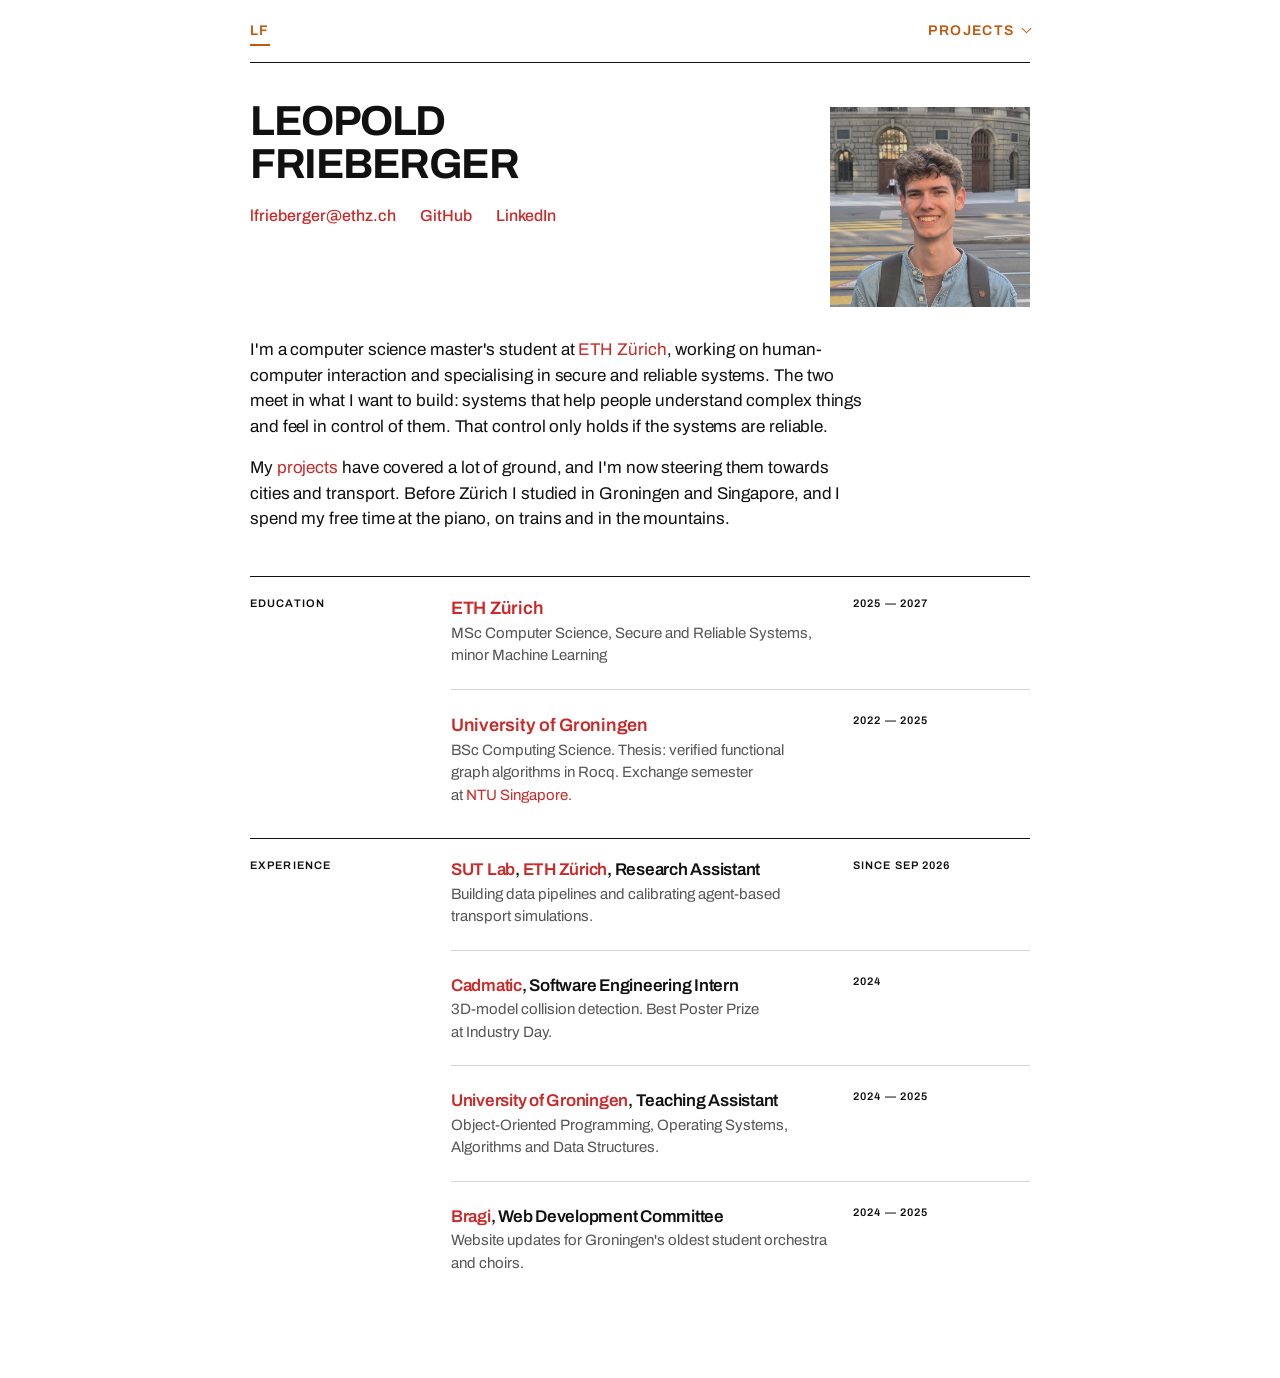
<file: index.html>
<!doctype html>
<html lang="en">
  <head>
    <meta charset="UTF-8" />
    <meta name="viewport" content="width=device-width, initial-scale=1" />
    <title>Leopold Frieberger</title>
    <meta
      name="description"
      content="Leopold Frieberger, computer science master's student at ETH Zürich, working on human-computer interaction and secure and reliable systems."
    />
    <link rel="icon" href="/favicon.svg" type="image/svg+xml" />
    <meta property="og:type" content="website" />
    <meta property="og:url" content="https://lfrieberger.github.io/" />
    <meta property="og:title" content="Leopold Frieberger" />
    <meta property="og:description" content="Leopold Frieberger, computer science master's student at ETH Zürich, working on human-computer interaction and secure and reliable systems." />
    <meta property="og:image" content="https://lfrieberger.github.io/images/portrait.jpg" />
    <script type="application/ld+json">
      {
        "@context": "https://schema.org",
        "@type": "Person",
        "name": "Leopold Frieberger",
        "url": "https://lfrieberger.github.io/",
        "image": "https://lfrieberger.github.io/images/portrait.jpg",
        "affiliation": {
          "@type": "CollegeOrUniversity",
          "name": "ETH Zürich",
          "url": "https://ethz.ch/en.html"
        },
        "sameAs": [
          "https://github.com/lfrieberger",
          "https://www.linkedin.com/in/leopold-frieberger-8560512b8"
        ]
      }
    </script>
    <script type="module" crossorigin src="/assets/home-DwInGA4A.js"></script>
    <link rel="modulepreload" crossorigin href="/assets/styles-D1bQKtf4.js">
    <link rel="stylesheet" crossorigin href="/assets/styles-8EAWqryE.css">
  </head>
  <body>
    <div id="root"></div>
  </body>
</html>
</file>
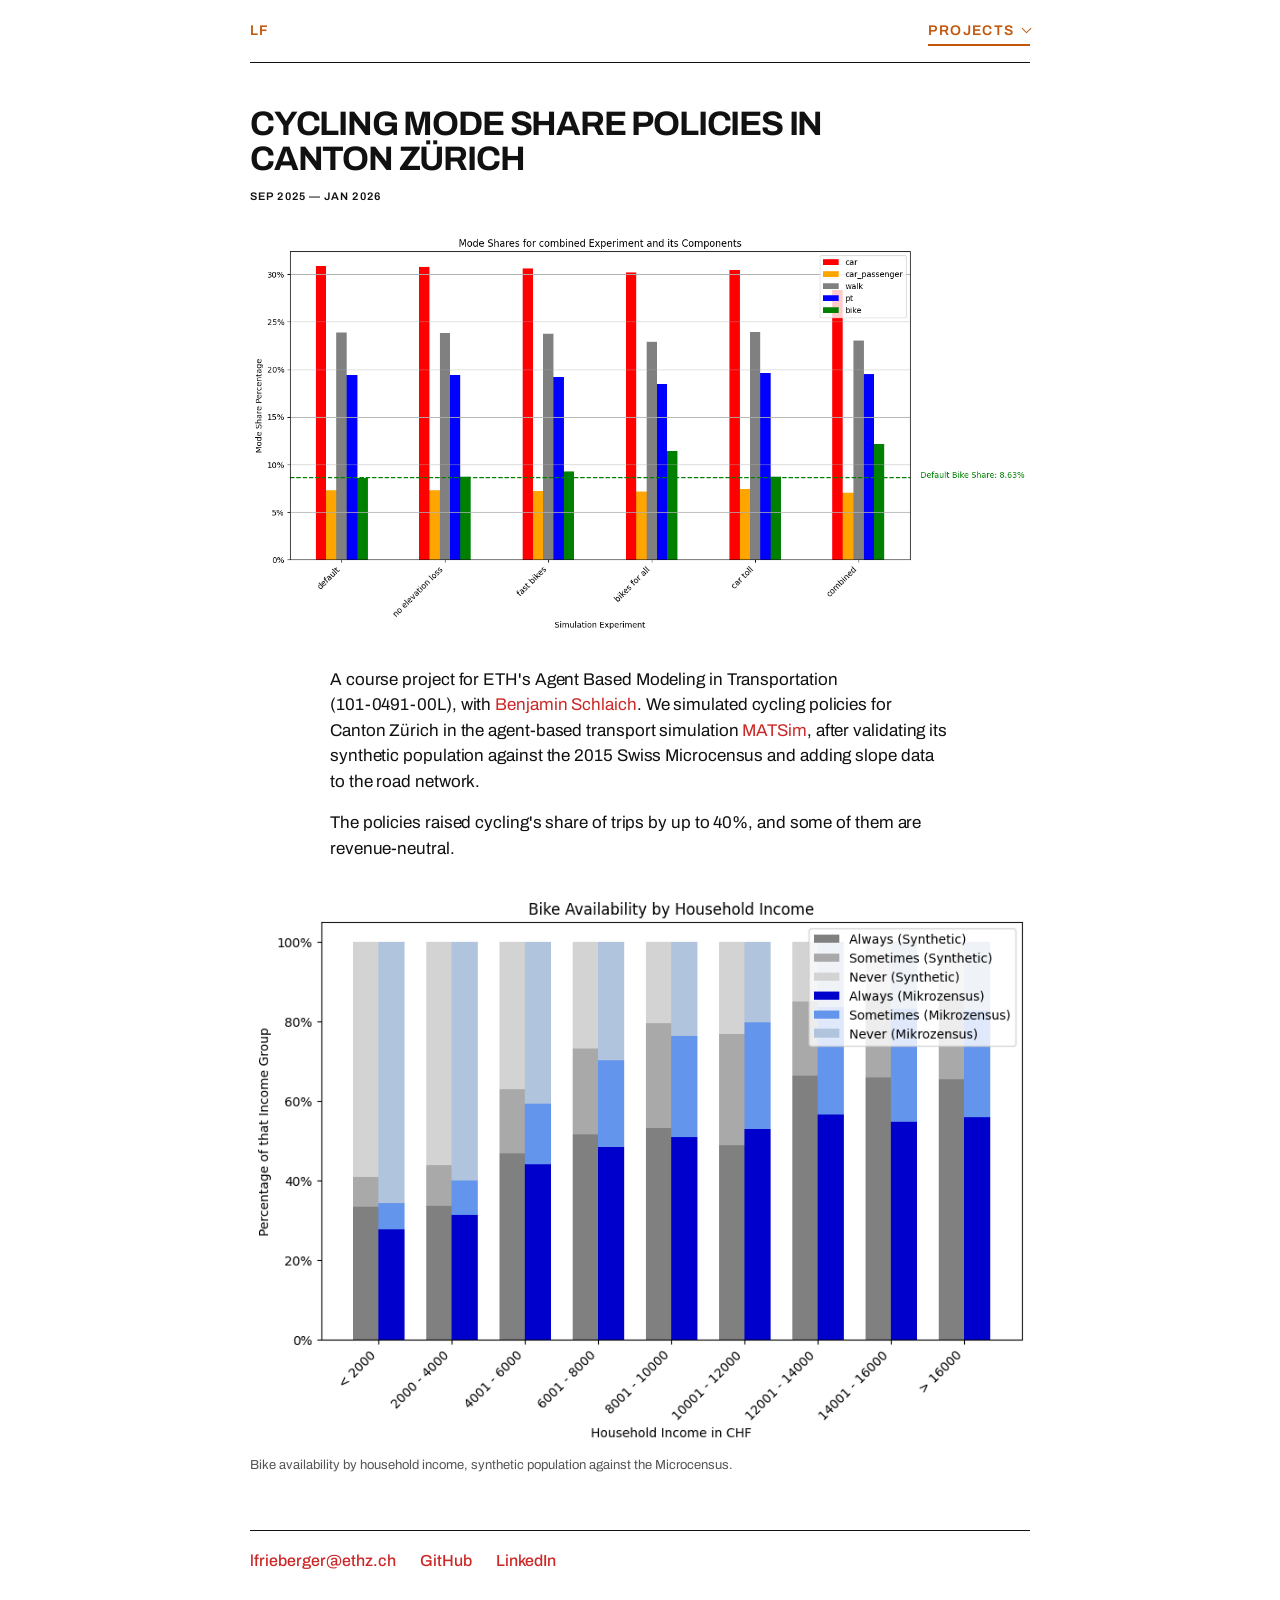
<file: cycling.html>
<!doctype html>
<html lang="en">
  <head>
    <meta charset="UTF-8" />
    <meta name="viewport" content="width=device-width, initial-scale=1" />
    <title>Cycling Mode Share Policies in Canton Zürich | Leopold Frieberger</title>
    <meta name="description" content="Using the agent-based simulation MATSim to find policies that raise cycling in Canton Zürich." />
    <link rel="icon" href="/favicon.svg" type="image/svg+xml" />
    <meta property="og:type" content="website" />
    <meta property="og:url" content="https://lfrieberger.github.io/cycling.html" />
    <meta property="og:title" content="Cycling Mode Share Policies in Canton Zürich | Leopold Frieberger" />
    <meta property="og:description" content="Using the agent-based simulation MATSim to find policies that raise cycling in Canton Zürich." />
    <meta property="og:image" content="https://lfrieberger.github.io/images/cycling/policy-scenarios.png" />
    <script type="module" crossorigin src="/assets/cycling-BhC86hrK.js"></script>
    <link rel="modulepreload" crossorigin href="/assets/styles-D1bQKtf4.js">
    <link rel="modulepreload" crossorigin href="/assets/Footer-DgCGf6yd.js">
    <link rel="modulepreload" crossorigin href="/assets/Project-B-Z8awly.js">
    <link rel="stylesheet" crossorigin href="/assets/styles-8EAWqryE.css">
  </head>
  <body>
    <div id="root"></div>
  </body>
</html>
</file>
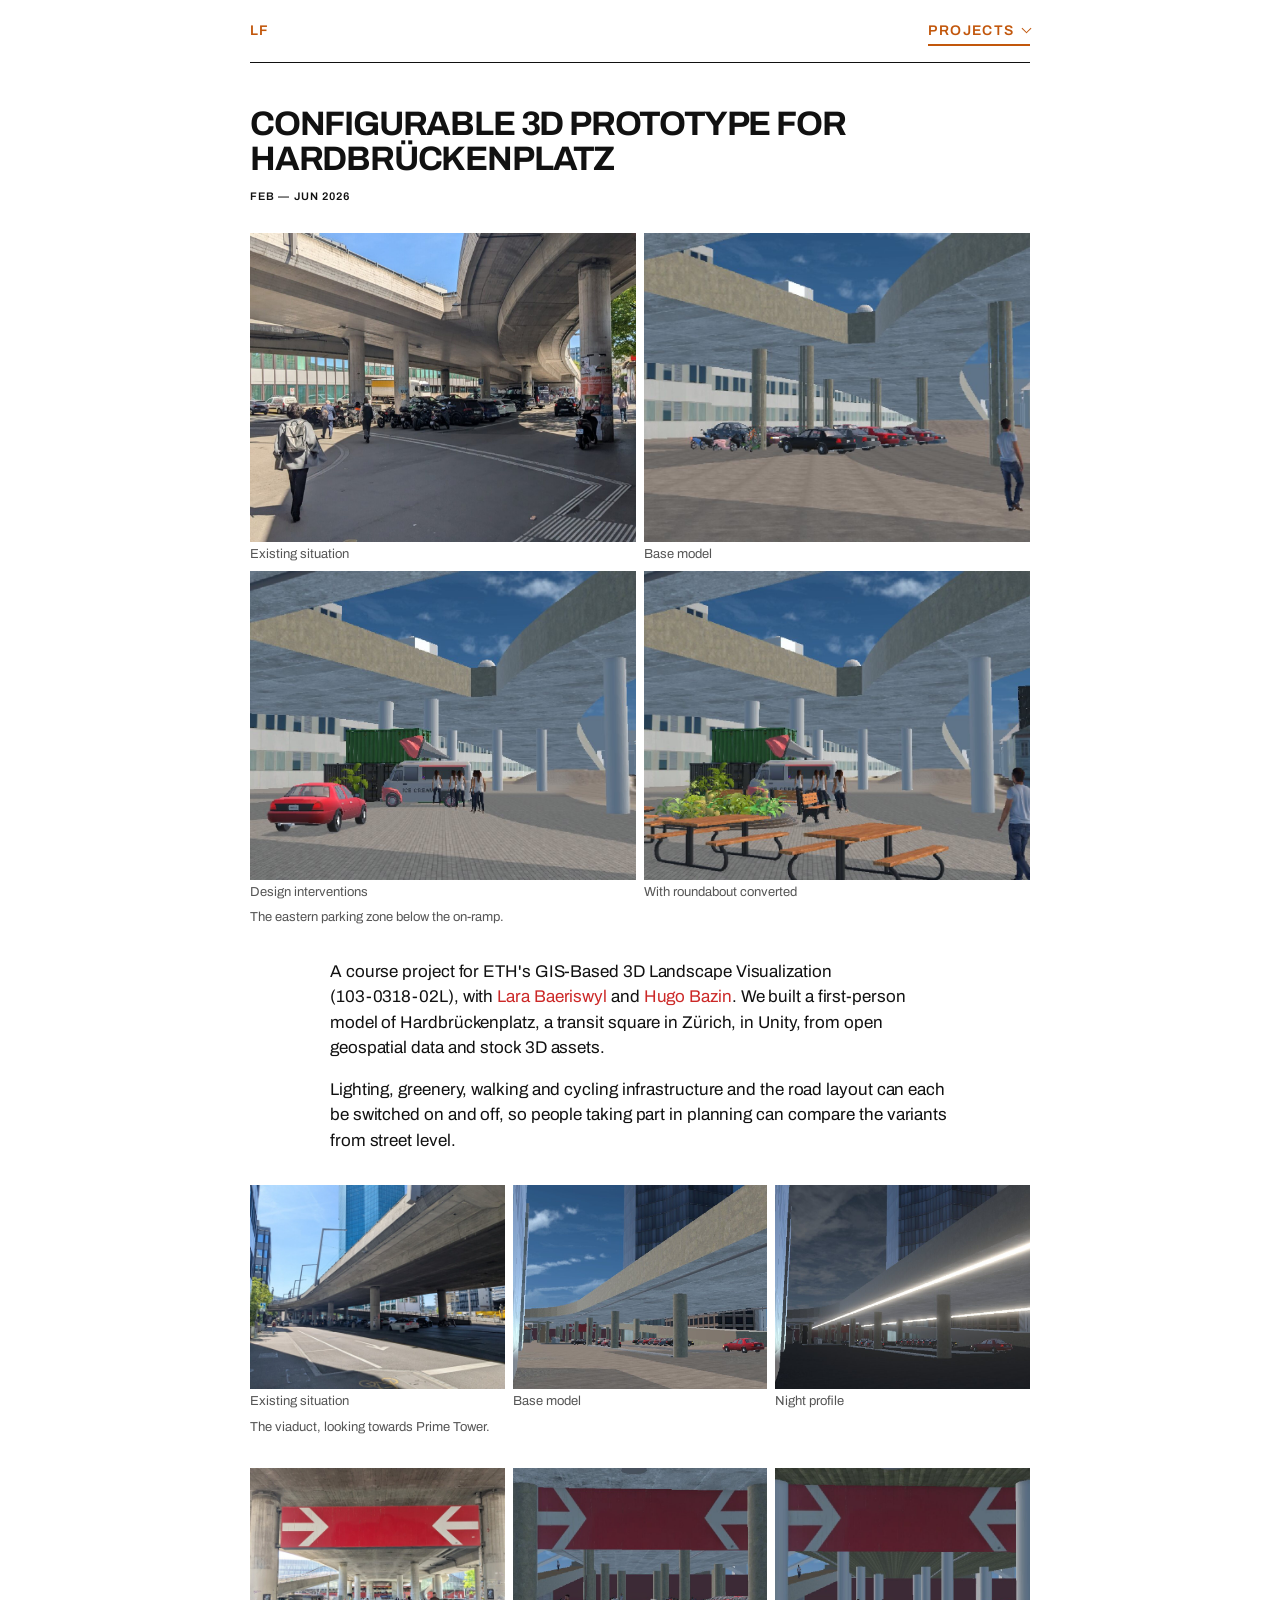
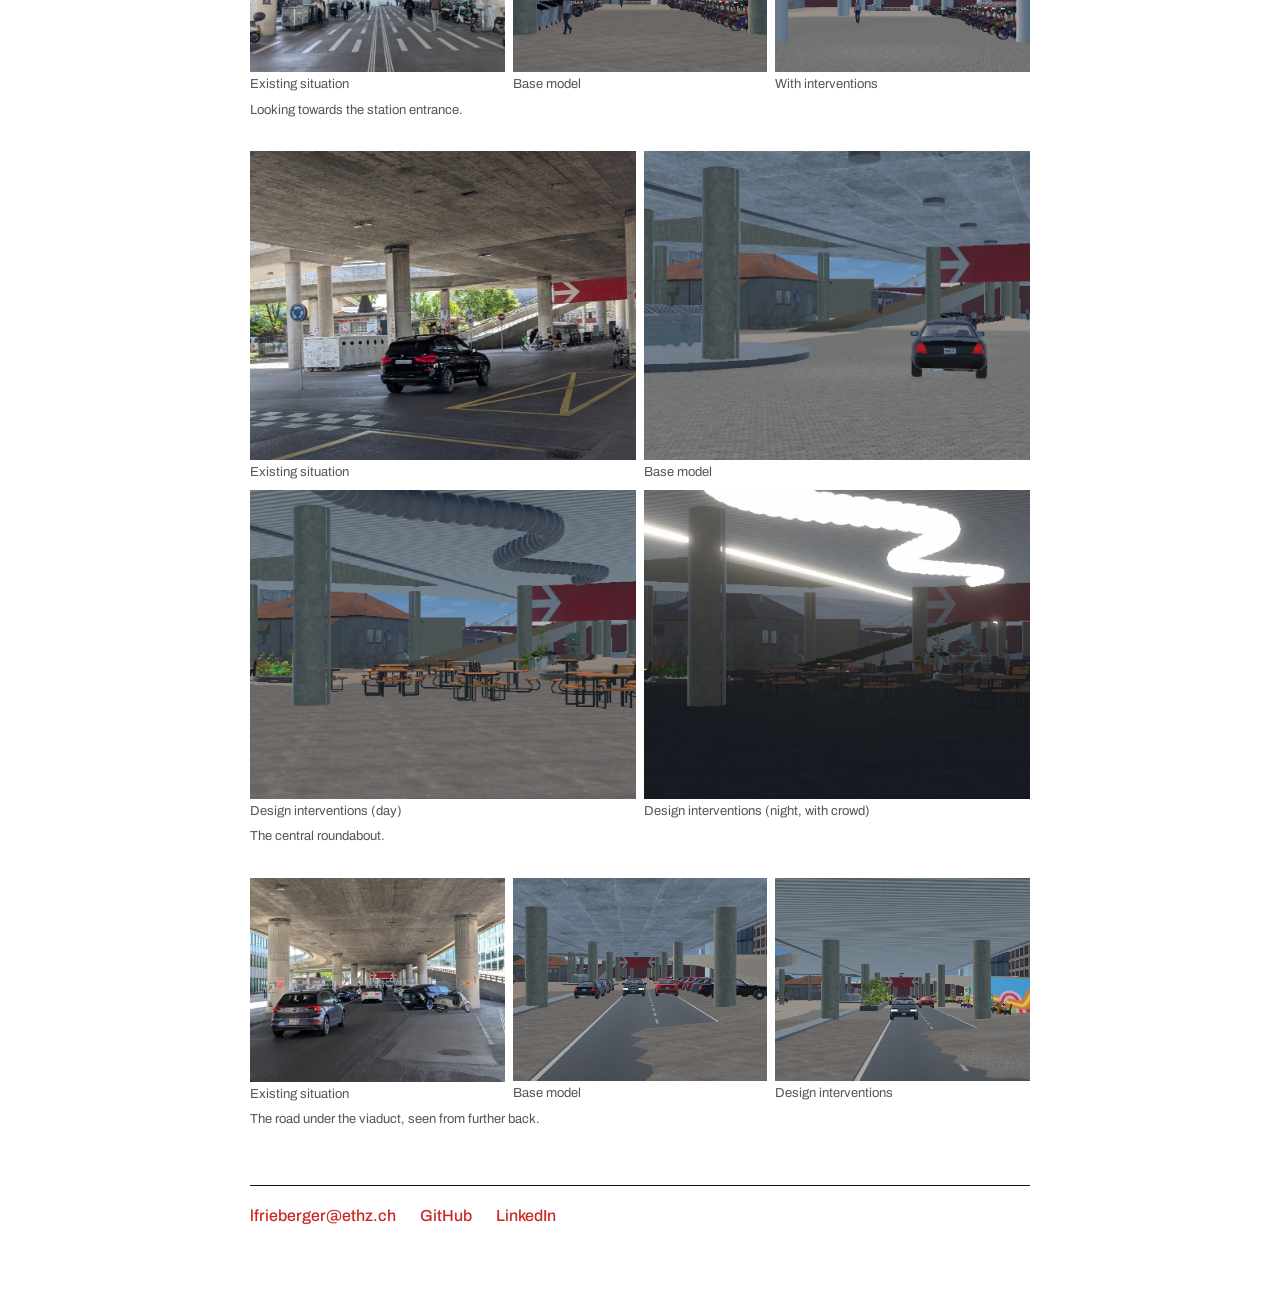
<file: hardbrueckenplatz.html>
<!doctype html>
<html lang="en">
  <head>
    <meta charset="UTF-8" />
    <meta name="viewport" content="width=device-width, initial-scale=1" />
    <title>Configurable 3D Prototype for Hardbrückenplatz | Leopold Frieberger</title>
    <meta name="description" content="A walkable Unity model of a Zürich transit square, with design interventions that switch on and off." />
    <link rel="icon" href="/favicon.svg" type="image/svg+xml" />
    <meta property="og:type" content="website" />
    <meta property="og:url" content="https://lfrieberger.github.io/hardbrueckenplatz.html" />
    <meta property="og:title" content="Configurable 3D Prototype for Hardbrückenplatz | Leopold Frieberger" />
    <meta property="og:description" content="A walkable Unity model of a Zürich transit square, with design interventions that switch on and off." />
    <meta property="og:image" content="https://lfrieberger.github.io/images/hardbrueckenplatz/3-3.jpg" />
    <script type="module" crossorigin src="/assets/hardbrueckenplatz-CAfx1UWB.js"></script>
    <link rel="modulepreload" crossorigin href="/assets/styles-D1bQKtf4.js">
    <link rel="modulepreload" crossorigin href="/assets/Footer-DgCGf6yd.js">
    <link rel="modulepreload" crossorigin href="/assets/Project-B-Z8awly.js">
    <link rel="stylesheet" crossorigin href="/assets/styles-8EAWqryE.css">
  </head>
  <body>
    <div id="root"></div>
  </body>
</html>
</file>
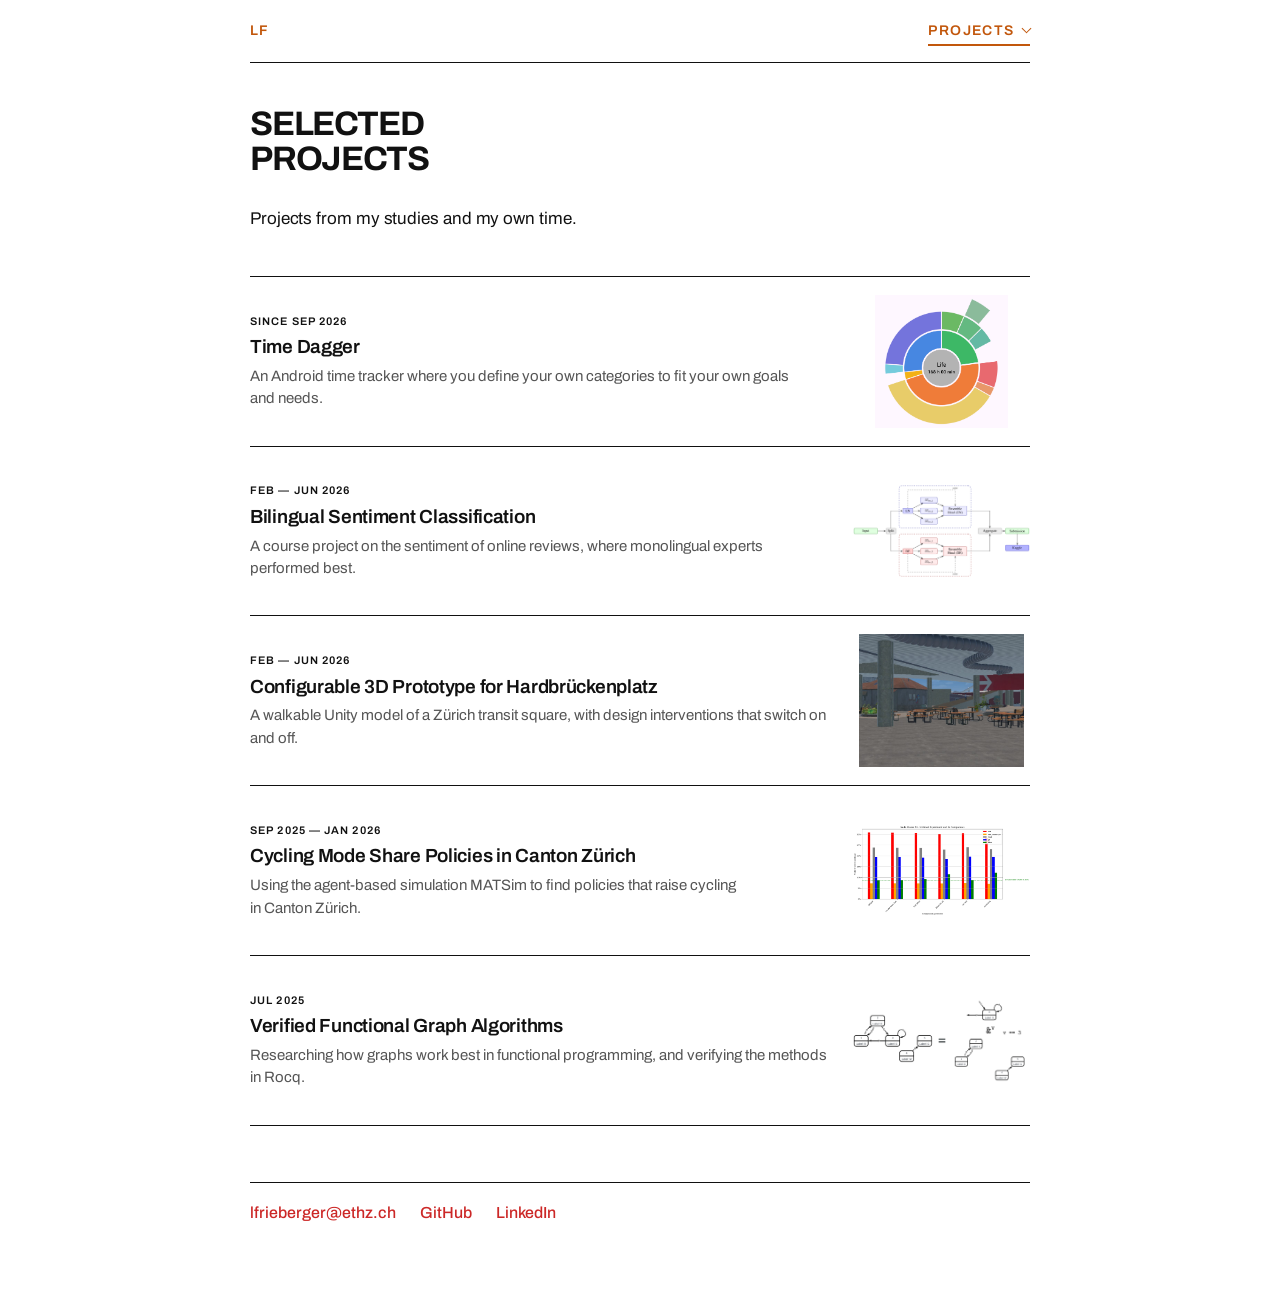
<file: projects.html>
<!doctype html>
<html lang="en">
  <head>
    <meta charset="UTF-8" />
    <meta name="viewport" content="width=device-width, initial-scale=1" />
    <title>Projects | Leopold Frieberger</title>
    <meta
      name="description"
      content="Selected projects by Leopold Frieberger: Time Dagger, an Android time tracker, and verified functional graph algorithms."
    />
    <link rel="icon" href="/favicon.svg" type="image/svg+xml" />
    <meta property="og:type" content="website" />
    <meta property="og:url" content="https://lfrieberger.github.io/projects.html" />
    <meta property="og:title" content="Projects | Leopold Frieberger" />
    <meta property="og:description" content="Selected projects by Leopold Frieberger: Time Dagger, an Android time tracker, and verified functional graph algorithms." />
    <meta property="og:image" content="https://lfrieberger.github.io/images/portrait.jpg" />
    <script type="module" crossorigin src="/assets/projects-Ce2UgGz-.js"></script>
    <link rel="modulepreload" crossorigin href="/assets/styles-D1bQKtf4.js">
    <link rel="modulepreload" crossorigin href="/assets/Footer-DgCGf6yd.js">
    <link rel="stylesheet" crossorigin href="/assets/styles-8EAWqryE.css">
  </head>
  <body>
    <div id="root"></div>
  </body>
</html>
</file>
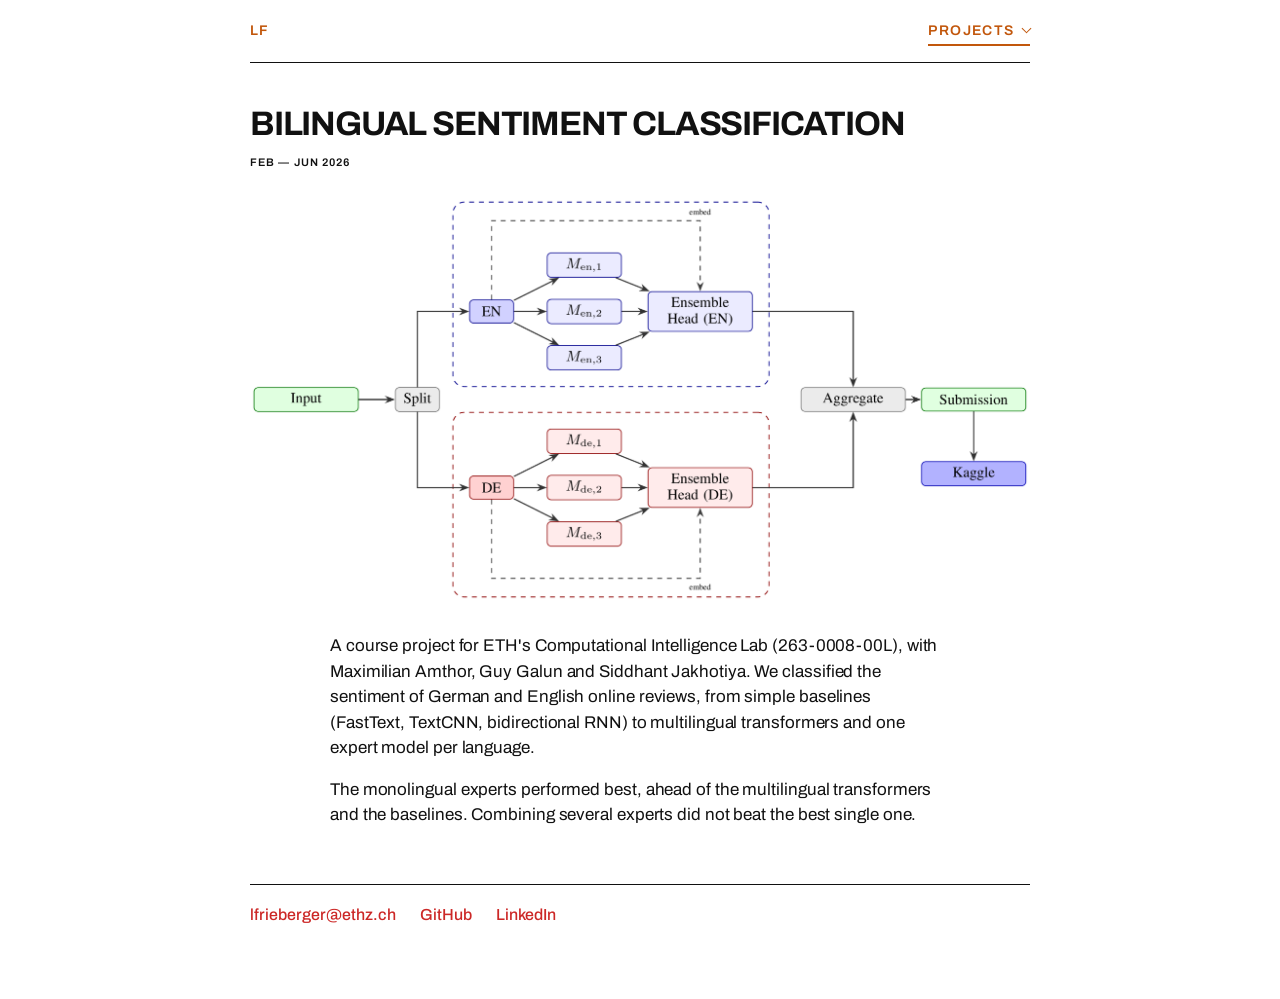
<file: sentiment.html>
<!doctype html>
<html lang="en">
  <head>
    <meta charset="UTF-8" />
    <meta name="viewport" content="width=device-width, initial-scale=1" />
    <title>Bilingual Sentiment Classification | Leopold Frieberger</title>
    <meta name="description" content="A course project on the sentiment of online reviews, where monolingual experts performed best." />
    <link rel="icon" href="/favicon.svg" type="image/svg+xml" />
    <meta property="og:type" content="website" />
    <meta property="og:url" content="https://lfrieberger.github.io/sentiment.html" />
    <meta property="og:title" content="Bilingual Sentiment Classification | Leopold Frieberger" />
    <meta property="og:description" content="A course project on the sentiment of online reviews, where monolingual experts performed best." />
    <meta property="og:image" content="https://lfrieberger.github.io/images/sentiment/inference-pipeline.png" />
    <script type="module" crossorigin src="/assets/sentiment-zIU2eQbg.js"></script>
    <link rel="modulepreload" crossorigin href="/assets/styles-D1bQKtf4.js">
    <link rel="modulepreload" crossorigin href="/assets/Footer-DgCGf6yd.js">
    <link rel="modulepreload" crossorigin href="/assets/Project-B-Z8awly.js">
    <link rel="stylesheet" crossorigin href="/assets/styles-8EAWqryE.css">
  </head>
  <body>
    <div id="root"></div>
  </body>
</html>
</file>
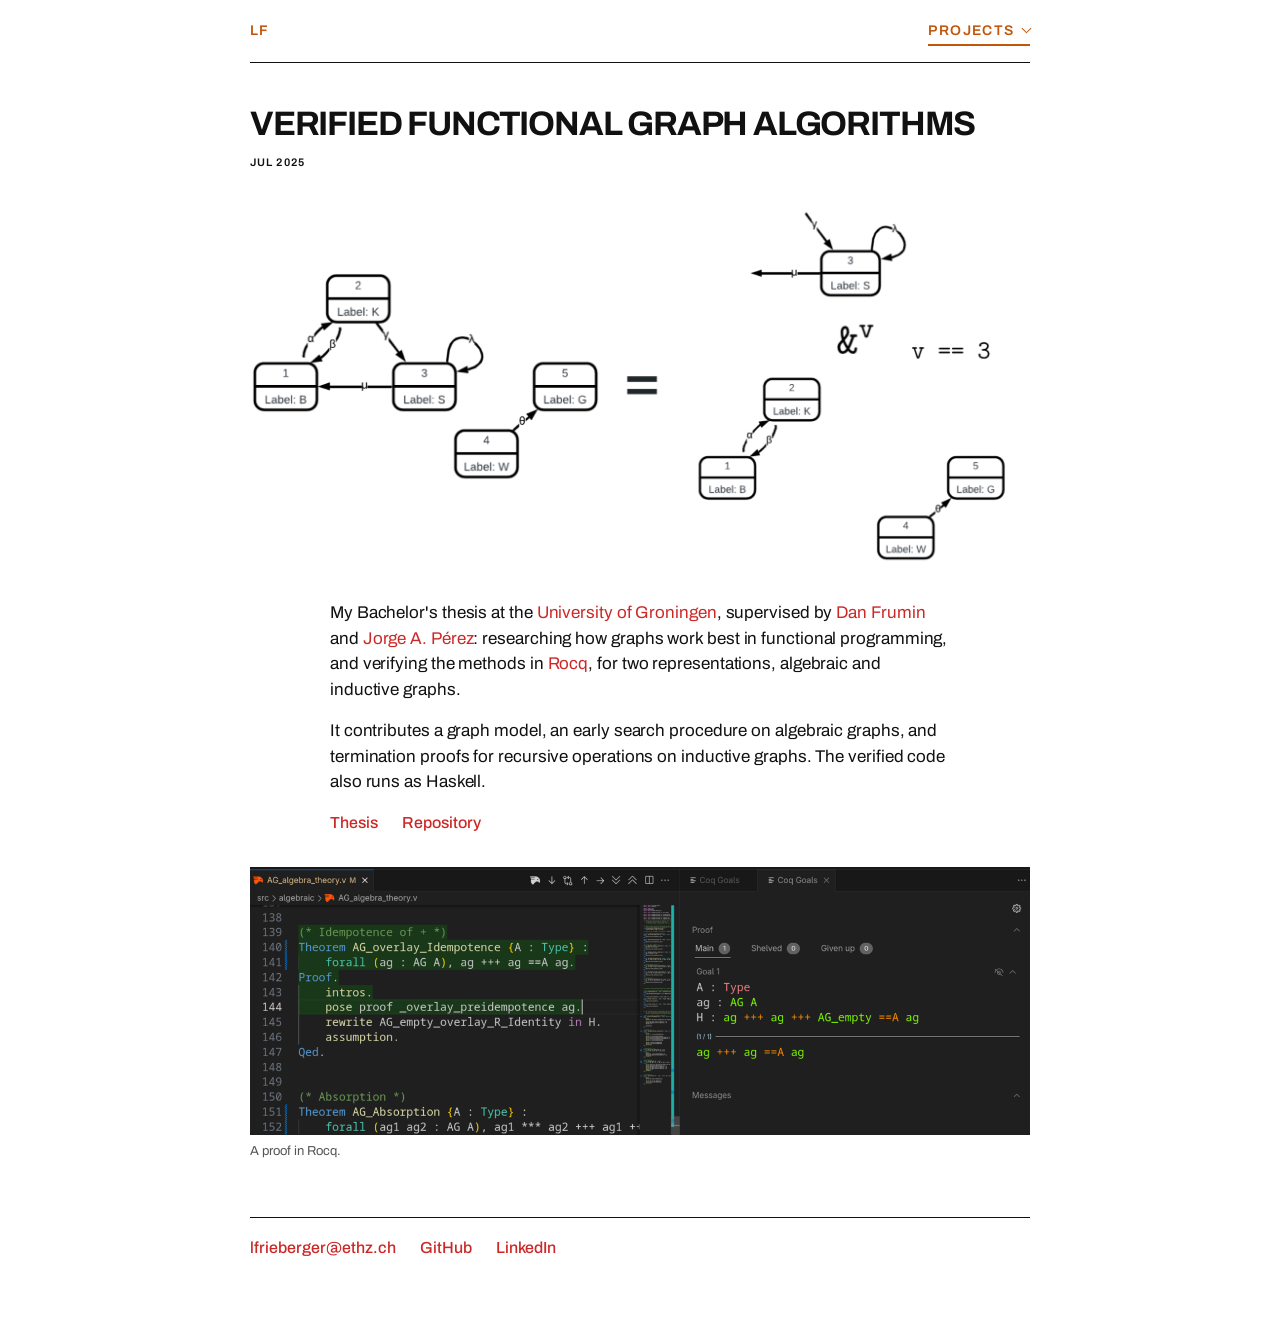
<file: thesis.html>
<!doctype html>
<html lang="en">
  <head>
    <meta charset="UTF-8" />
    <meta name="viewport" content="width=device-width, initial-scale=1" />
    <title>Verified Functional Graph Algorithms | Leopold Frieberger</title>
    <meta name="description" content="Researching how graphs work best in functional programming, and verifying the methods in Rocq." />
    <link rel="icon" href="/favicon.svg" type="image/svg+xml" />
    <meta property="og:type" content="website" />
    <meta property="og:url" content="https://lfrieberger.github.io/thesis.html" />
    <meta property="og:title" content="Verified Functional Graph Algorithms | Leopold Frieberger" />
    <meta property="og:description" content="Researching how graphs work best in functional programming, and verifying the methods in Rocq." />
    <meta property="og:image" content="https://lfrieberger.github.io/images/thesis/inductive-decomposition.png" />
    <script type="module" crossorigin src="/assets/thesis-B-hE2uBK.js"></script>
    <link rel="modulepreload" crossorigin href="/assets/styles-D1bQKtf4.js">
    <link rel="modulepreload" crossorigin href="/assets/Footer-DgCGf6yd.js">
    <link rel="modulepreload" crossorigin href="/assets/Project-B-Z8awly.js">
    <link rel="stylesheet" crossorigin href="/assets/styles-8EAWqryE.css">
  </head>
  <body>
    <div id="root"></div>
  </body>
</html>
</file>
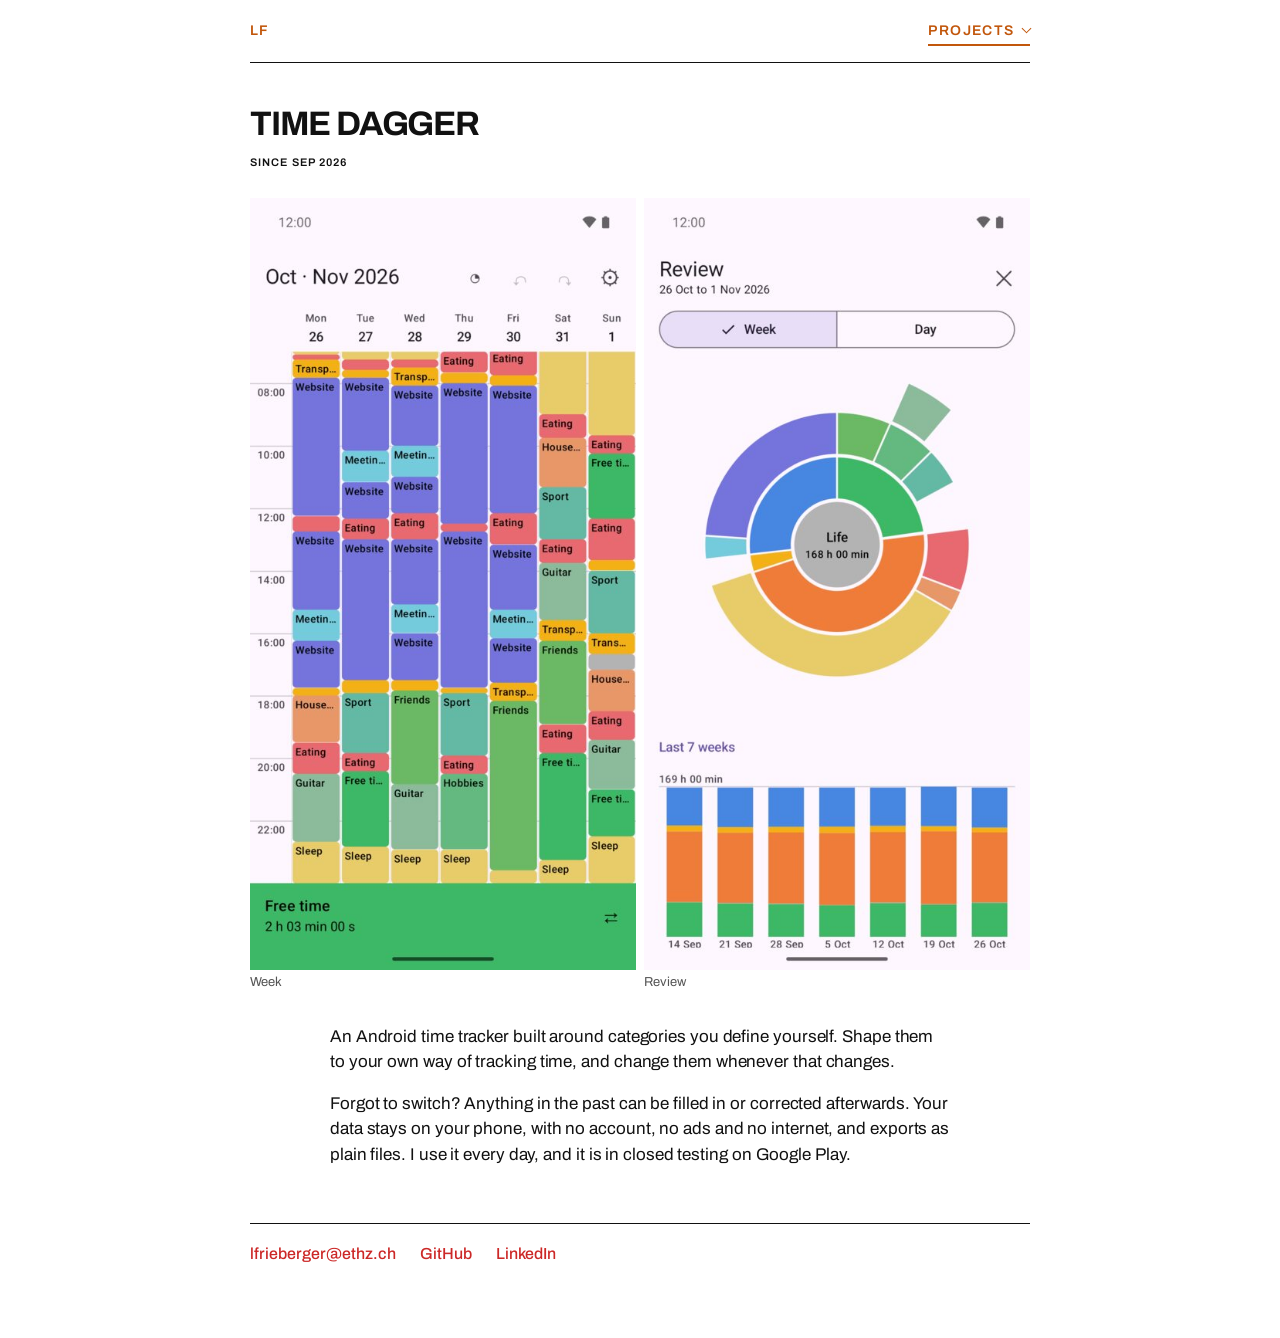
<file: time-dagger.html>
<!doctype html>
<html lang="en">
  <head>
    <meta charset="UTF-8" />
    <meta name="viewport" content="width=device-width, initial-scale=1" />
    <title>Time Dagger | Leopold Frieberger</title>
    <meta name="description" content="An Android time tracker where you define your own categories to fit your own goals and needs." />
    <link rel="icon" href="/favicon.svg" type="image/svg+xml" />
    <meta property="og:type" content="website" />
    <meta property="og:url" content="https://lfrieberger.github.io/time-dagger.html" />
    <meta property="og:title" content="Time Dagger | Leopold Frieberger" />
    <meta property="og:description" content="An Android time tracker where you define your own categories to fit your own goals and needs." />
    <meta property="og:image" content="https://lfrieberger.github.io/images/time-dagger/thumbnail.png" />
    <script type="module" crossorigin src="/assets/time-dagger-D0IT669Q.js"></script>
    <link rel="modulepreload" crossorigin href="/assets/styles-D1bQKtf4.js">
    <link rel="modulepreload" crossorigin href="/assets/Footer-DgCGf6yd.js">
    <link rel="modulepreload" crossorigin href="/assets/Project-B-Z8awly.js">
    <link rel="stylesheet" crossorigin href="/assets/styles-8EAWqryE.css">
  </head>
  <body>
    <div id="root"></div>
  </body>
</html>
</file>
<file: assets/styles-8EAWqryE.css>
@font-face{font-family:Archivo;font-style:normal;font-display:swap;font-weight:400;src:url(/assets/archivo-vietnamese-400-normal-BF4g3tCF.woff2) format("woff2"),url(/assets/archivo-vietnamese-400-normal-FGOLYM1a.woff) format("woff");unicode-range:U+0102-0103,U+0110-0111,U+0128-0129,U+0168-0169,U+01A0-01A1,U+01AF-01B0,U+0300-0301,U+0303-0304,U+0308-0309,U+0323,U+0329,U+1EA0-1EF9,U+20AB}@font-face{font-family:Archivo;font-style:normal;font-display:swap;font-weight:400;src:url(/assets/archivo-latin-ext-400-normal-B5tPZzqW.woff2) format("woff2"),url(/assets/archivo-latin-ext-400-normal-DrmqtLj6.woff) format("woff");unicode-range:U+0100-02BA,U+02BD-02C5,U+02C7-02CC,U+02CE-02D7,U+02DD-02FF,U+0304,U+0308,U+0329,U+1D00-1DBF,U+1E00-1E9F,U+1EF2-1EFF,U+2020,U+20A0-20AB,U+20AD-20C0,U+2113,U+2C60-2C7F,U+A720-A7FF}@font-face{font-family:Archivo;font-style:normal;font-display:swap;font-weight:400;src:url(/assets/archivo-latin-400-normal-C81ewxNO.woff2) format("woff2"),url(/assets/archivo-latin-400-normal-Bl602Mgc.woff) format("woff");unicode-range:U+0000-00FF,U+0131,U+0152-0153,U+02BB-02BC,U+02C6,U+02DA,U+02DC,U+0304,U+0308,U+0329,U+2000-206F,U+20AC,U+2122,U+2191,U+2193,U+2212,U+2215,U+FEFF,U+FFFD}@font-face{font-family:Archivo;font-style:normal;font-display:swap;font-weight:500;src:url(/assets/archivo-vietnamese-500-normal-k0drYPZA.woff2) format("woff2"),url(/assets/archivo-vietnamese-500-normal-7W3lD2kQ.woff) format("woff");unicode-range:U+0102-0103,U+0110-0111,U+0128-0129,U+0168-0169,U+01A0-01A1,U+01AF-01B0,U+0300-0301,U+0303-0304,U+0308-0309,U+0323,U+0329,U+1EA0-1EF9,U+20AB}@font-face{font-family:Archivo;font-style:normal;font-display:swap;font-weight:500;src:url(/assets/archivo-latin-ext-500-normal-RFhg4CpD.woff2) format("woff2"),url(/assets/archivo-latin-ext-500-normal-D7mXw3Kz.woff) format("woff");unicode-range:U+0100-02BA,U+02BD-02C5,U+02C7-02CC,U+02CE-02D7,U+02DD-02FF,U+0304,U+0308,U+0329,U+1D00-1DBF,U+1E00-1E9F,U+1EF2-1EFF,U+2020,U+20A0-20AB,U+20AD-20C0,U+2113,U+2C60-2C7F,U+A720-A7FF}@font-face{font-family:Archivo;font-style:normal;font-display:swap;font-weight:500;src:url(/assets/archivo-latin-500-normal-CGugC8dq.woff2) format("woff2"),url(/assets/archivo-latin-500-normal-pkzA7jw9.woff) format("woff");unicode-range:U+0000-00FF,U+0131,U+0152-0153,U+02BB-02BC,U+02C6,U+02DA,U+02DC,U+0304,U+0308,U+0329,U+2000-206F,U+20AC,U+2122,U+2191,U+2193,U+2212,U+2215,U+FEFF,U+FFFD}@font-face{font-family:Archivo;font-style:normal;font-display:swap;font-weight:600;src:url(/assets/archivo-vietnamese-600-normal-anCjMumA.woff2) format("woff2"),url(/assets/archivo-vietnamese-600-normal-C8xBVdfP.woff) format("woff");unicode-range:U+0102-0103,U+0110-0111,U+0128-0129,U+0168-0169,U+01A0-01A1,U+01AF-01B0,U+0300-0301,U+0303-0304,U+0308-0309,U+0323,U+0329,U+1EA0-1EF9,U+20AB}@font-face{font-family:Archivo;font-style:normal;font-display:swap;font-weight:600;src:url(/assets/archivo-latin-ext-600-normal-Dm61iqcg.woff2) format("woff2"),url(/assets/archivo-latin-ext-600-normal-D7uErJuz.woff) format("woff");unicode-range:U+0100-02BA,U+02BD-02C5,U+02C7-02CC,U+02CE-02D7,U+02DD-02FF,U+0304,U+0308,U+0329,U+1D00-1DBF,U+1E00-1E9F,U+1EF2-1EFF,U+2020,U+20A0-20AB,U+20AD-20C0,U+2113,U+2C60-2C7F,U+A720-A7FF}@font-face{font-family:Archivo;font-style:normal;font-display:swap;font-weight:600;src:url(/assets/archivo-latin-600-normal-3BBy0ZsW.woff2) format("woff2"),url(/assets/archivo-latin-600-normal-DwYieO8P.woff) format("woff");unicode-range:U+0000-00FF,U+0131,U+0152-0153,U+02BB-02BC,U+02C6,U+02DA,U+02DC,U+0304,U+0308,U+0329,U+2000-206F,U+20AC,U+2122,U+2191,U+2193,U+2212,U+2215,U+FEFF,U+FFFD}@font-face{font-family:Archivo;font-style:normal;font-display:swap;font-weight:700;src:url(/assets/archivo-vietnamese-700-normal-nuAQAQa7.woff2) format("woff2"),url(/assets/archivo-vietnamese-700-normal-Bz2vkKqq.woff) format("woff");unicode-range:U+0102-0103,U+0110-0111,U+0128-0129,U+0168-0169,U+01A0-01A1,U+01AF-01B0,U+0300-0301,U+0303-0304,U+0308-0309,U+0323,U+0329,U+1EA0-1EF9,U+20AB}@font-face{font-family:Archivo;font-style:normal;font-display:swap;font-weight:700;src:url(/assets/archivo-latin-ext-700-normal-DD_nkw6b.woff2) format("woff2"),url(/assets/archivo-latin-ext-700-normal-CgyfnKjw.woff) format("woff");unicode-range:U+0100-02BA,U+02BD-02C5,U+02C7-02CC,U+02CE-02D7,U+02DD-02FF,U+0304,U+0308,U+0329,U+1D00-1DBF,U+1E00-1E9F,U+1EF2-1EFF,U+2020,U+20A0-20AB,U+20AD-20C0,U+2113,U+2C60-2C7F,U+A720-A7FF}@font-face{font-family:Archivo;font-style:normal;font-display:swap;font-weight:700;src:url(/assets/archivo-latin-700-normal-D9cHMWGj.woff2) format("woff2"),url(/assets/archivo-latin-700-normal-lT5TFe7H.woff) format("woff");unicode-range:U+0000-00FF,U+0131,U+0152-0153,U+02BB-02BC,U+02C6,U+02DA,U+02DC,U+0304,U+0308,U+0329,U+2000-206F,U+20AC,U+2122,U+2191,U+2193,U+2212,U+2215,U+FEFF,U+FFFD}:root{--paper: #ffffff;--ink: #111111;--muted: #555555;--hair: #d4d4d4;--accent: oklch(.55 .2 27);--link: #c2570c;--measure: 780px;--pad: 40px;--gap: 24px;--label: 11px;--track: .1em}*,*:before,*:after{box-sizing:border-box}body{margin:0;background:var(--paper);color:var(--ink);font-family:Archivo,Helvetica Neue,Helvetica,Arial,sans-serif;font-size:15px;line-height:1.5;-webkit-font-smoothing:antialiased;text-wrap:pretty}a{color:var(--accent);text-decoration:none}a:hover,a:focus-visible{color:var(--ink)}.rule{height:1px;background:var(--ink)}.rule--inset{margin-inline:var(--pad)}.hair{height:1px;background:var(--hair)}.lbl{font-size:var(--label);letter-spacing:var(--track);text-transform:uppercase;font-weight:600}.lbl--accent{color:var(--accent)}.num{font-variant-numeric:tabular-nums}.display{font-size:clamp(30px,5vw,42px);font-weight:700;line-height:1.02;letter-spacing:-.035em;margin:0;text-transform:uppercase}.display--page{font-size:clamp(26px,4.2vw,34px)}.lede{margin:0;max-width:620px;font-size:17px;line-height:1.5;font-weight:400;letter-spacing:-.005em}.entry__name{font-size:18px;font-weight:600;letter-spacing:-.015em}.entry__name--small{font-size:17px}.entry__name--project{font-size:19px;letter-spacing:-.015em;line-height:1.25}.body{color:var(--muted);max-width:620px;margin:0}.grid{display:grid;grid-template-columns:repeat(12,minmax(0,1fr));gap:var(--gap)}.grid--nine{grid-template-columns:repeat(9,minmax(0,1fr))}.span-3{grid-column:span 3}.span-5{grid-column:span 5}.span-6{grid-column:span 6}.span-7{grid-column:span 7}.span-9{grid-column:span 9}.page{max-width:calc(var(--measure) + 2 * var(--pad));margin-inline:auto;padding-bottom:72px}.bleed{padding-inline:var(--pad)}.nav{display:flex;justify-content:space-between;align-items:center;gap:var(--gap);padding:20px var(--pad) 16px}.nav__link{color:var(--link);font-size:14px}.nav__link:hover,.nav__link:focus-visible{color:var(--ink)}.nav__link{padding-bottom:3px;border-bottom:2px solid transparent}.nav__link:hover,.nav__link:focus-visible{border-bottom-color:var(--hair)}.nav__link--current,.nav__link--current:hover,.nav__link--current:focus-visible{border-bottom-color:var(--link)}.nav__menu{position:relative;display:flex;padding-bottom:16px;margin-bottom:-16px}.nav__trigger{display:inline-flex;align-items:center;gap:.6em}.nav__trigger:after{content:"";width:.5em;height:.5em;border-right:1.5px solid currentColor;border-bottom:1.5px solid currentColor;transform:translateY(-.15em) rotate(45deg)}.nav__dropdown{position:absolute;top:100%;right:0;z-index:2;display:flex;flex-direction:column;gap:10px;width:max-content;max-width:calc(100vw - 2 * var(--pad));margin:0;padding:14px 18px;list-style:none;font-size:14px;background:var(--paper);border:1px solid var(--hair);border-radius:10px;box-shadow:0 8px 24px #0000001a;visibility:hidden}.nav__dropdown a{color:var(--muted)}.nav__dropdown a:hover,.nav__dropdown a:focus-visible{color:var(--ink)}.nav__current{color:var(--ink);font-weight:600}@media(hover:hover){.nav__menu:hover .nav__dropdown,.nav__menu:focus-within .nav__dropdown{visibility:visible}.nav__menu:hover .nav__trigger:after,.nav__menu:focus-within .nav__trigger:after{transform:translateY(.15em) rotate(-135deg)}}.masthead{padding:44px var(--pad) 0}.masthead__top{display:grid;grid-template-columns:minmax(0,1fr) auto;gap:var(--gap);align-items:start}.masthead__id{display:flex;flex-direction:column;gap:18px}.masthead__id .display{margin-top:-.158em}.portrait{display:block;width:clamp(96px,26vw,200px);aspect-ratio:1;object-fit:cover}.masthead__meta{margin-top:30px}.masthead__meta+.lede{margin-top:16px}.hero{display:block;width:100%;height:auto;margin-top:28px}.rule--gap{margin-top:44px}.section{display:grid;grid-template-columns:repeat(12,minmax(0,1fr));gap:var(--gap);padding:18px 0 32px}.section__label{grid-column:span 3;display:flex;gap:12px;align-items:baseline}.section__body{grid-column:span 9;display:flex;flex-direction:column;gap:22px}.links{display:flex;gap:24px;flex-wrap:wrap;font-size:16px;font-weight:500}.footer{margin-top:56px;padding-inline:var(--pad)}.footer__row{display:flex;flex-wrap:wrap;justify-content:space-between;align-items:baseline;gap:12px var(--gap);padding-top:18px}.row{display:grid;grid-template-columns:repeat(12,minmax(0,1fr));gap:var(--gap);align-items:center;padding:18px 0;color:inherit}.row:hover,.row:focus-visible{color:inherit}.row:hover .entry__name,.row:focus-visible .entry__name{color:var(--accent)}.row__text{grid-column:span 9;display:flex;flex-direction:column;gap:6px}.row__meta{display:flex;gap:12px;align-items:baseline}.row__image{grid-column:span 3;display:block;width:100%;aspect-ratio:4 / 3;object-fit:contain}.project__meta{display:flex;gap:12px;align-items:baseline;margin-top:12px}.project{display:flex;flex-direction:column;gap:16px;margin-top:32px}.project .lede,.project .links{width:100%;max-width:620px;margin-inline:auto}.project .figure{margin-top:16px}.figure{margin:0;display:flex;flex-direction:column;gap:8px}.figure__grid{display:grid;gap:8px}.figure__grid--1{grid-template-columns:minmax(0,1fr)}.figure__grid--2{grid-template-columns:repeat(2,minmax(0,1fr))}.figure__grid--3{grid-template-columns:repeat(3,minmax(0,1fr))}.figure__panel{display:flex;flex-direction:column;gap:4px}.figure__panel img{display:block;width:100%;height:auto}.figure__label,.figure__caption{color:var(--muted);font-size:13px;line-height:1.35}@media(max-width:900px){:root{--pad: 22px}.grid,.grid--nine,.section,.row{grid-template-columns:minmax(0,1fr)}.span-3,.span-5,.span-6,.span-7,.span-9,.section__label,.section__body,.row__text,.row__image{grid-column:auto}.grid--nine>.span-3{order:-1}.section__label{margin-bottom:4px}.links{gap:16px;font-size:15px}}.nowrap{white-space:nowrap}
</file>
